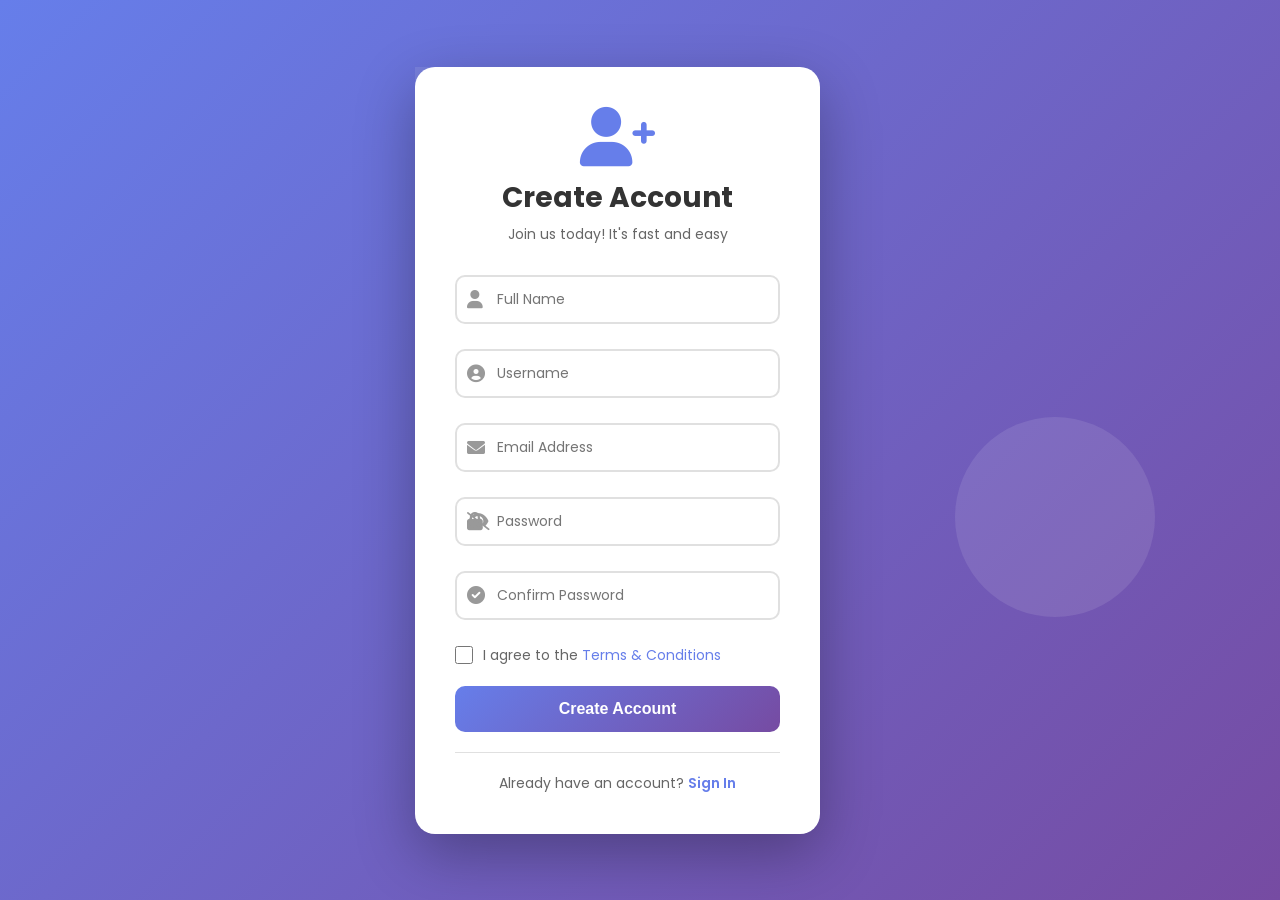
<file: index.html>
<!DOCTYPE html>
<html lang="en">
<head>
    <meta charset="UTF-8">
    <meta name="viewport" content="width=device-width, initial-scale=1.0">
    <title>Create Account | Modern Registration System</title>
    <link rel="stylesheet" href="style.css">
    <link href="https://fonts.googleapis.com/css2?family=Poppins:wght@300;400;500;600;700&display=swap" rel="stylesheet">
    <link rel="stylesheet" href="https://cdnjs.cloudflare.com/ajax/libs/font-awesome/6.0.0/css/all.min.css">
</head>
<body>
    <div class="container">
        <div class="background-animation">
            <div class="circle"></div>
            <div class="circle"></div>
            <div class="circle"></div>
        </div>
        
        <div class="registration-card">
            <div class="card-header">
                <i class="fas fa-user-plus icon-animate"></i>
                <h1>Create Account</h1>
                <p>Join us today! It's fast and easy</p>
            </div>
            
            <form id="registrationForm">
                <div class="input-group">
                    <i class="fas fa-user"></i>
                    <input type="text" id="fullName" placeholder="Full Name" required>
                    <div class="input-border"></div>
                </div>
                
                <div class="input-group">
                    <i class="fas fa-user-circle"></i>
                    <input type="text" id="username" placeholder="Username" required>
                    <div class="input-border"></div>
                </div>
                
                <div class="input-group">
                    <i class="fas fa-envelope"></i>
                    <input type="email" id="email" placeholder="Email Address" required>
                    <div class="input-border"></div>
                </div>
                
                <div class="input-group">
                    <i class="fas fa-lock"></i>
                    <input type="password" id="password" placeholder="Password" required>
                    <i class="fas fa-eye-slash toggle-password" id="togglePassword"></i>
                    <div class="input-border"></div>
                </div>
                
                <div class="input-group">
                    <i class="fas fa-check-circle"></i>
                    <input type="password" id="confirmPassword" placeholder="Confirm Password" required>
                    <div class="input-border"></div>
                </div>
                
                <div class="terms">
                    <input type="checkbox" id="terms" required>
                    <label for="terms">I agree to the <a href="#">Terms & Conditions</a></label>
                </div>
                
                <button type="submit" class="submit-btn" id="submitBtn">
                    <span class="btn-text">Create Account</span>
                    <div class="btn-loader" style="display: none;">
                        <div class="loader"></div>
                    </div>
                </button>
            </form>
            
            <div class="login-link">
                <p>Already have an account? <a href="#">Sign In</a></p>
            </div>
        </div>
    </div>
    
    <div id="toast" class="toast">
        <div class="toast-content">
            <i class="fas fa-check-circle"></i>
            <span id="toastMessage"></span>
        </div>
    </div>
    
    <script src="script.js"></script>
</body>
</html>
</file>
<file: style.css>
* {
    margin: 0;
    padding: 0;
    box-sizing: border-box;
}

body {
    font-family: 'Poppins', sans-serif;
    background: linear-gradient(135deg, #667eea 0%, #764ba2 100%);
    min-height: 100vh;
    display: flex;
    justify-content: center;
    align-items: center;
    overflow-x: hidden;
    position: relative;
}

/* Background Animation */
.background-animation {
    position: fixed;
    width: 100%;
    height: 100%;
    overflow: hidden;
    z-index: 0;
}

.circle {
    position: absolute;
    background: rgba(255, 255, 255, 0.1);
    border-radius: 50%;
    animation: float 20s infinite;
}

.circle:nth-child(1) {
    width: 300px;
    height: 300px;
    top: -150px;
    left: -150px;
    animation-delay: 0s;
}

.circle:nth-child(2) {
    width: 400px;
    height: 400px;
    bottom: -200px;
    right: -200px;
    animation-delay: 5s;
    animation-duration: 25s;
}

.circle:nth-child(3) {
    width: 200px;
    height: 200px;
    top: 50%;
    left: 50%;
    transform: translate(-50%, -50%);
    animation-delay: 10s;
    animation-duration: 30s;
}

@keyframes float {
    0%, 100% {
        transform: translateY(0) rotate(0deg);
    }
    50% {
        transform: translateY(-30px) rotate(180deg);
    }
}

/* Registration Card */
.registration-card {
    background: white;
    border-radius: 20px;
    box-shadow: 0 20px 60px rgba(0, 0, 0, 0.3);
    width: 450px;
    max-width: 90%;
    padding: 40px;
    position: relative;
    z-index: 1;
    animation: slideIn 0.6s ease-out;
    transform-origin: center;
}

@keyframes slideIn {
    from {
        opacity: 0;
        transform: translateY(-50px) scale(0.9);
    }
    to {
        opacity: 1;
        transform: translateY(0) scale(1);
    }
}

.card-header {
    text-align: center;
    margin-bottom: 30px;
}

.icon-animate {
    font-size: 60px;
    color: #667eea;
    animation: bounce 2s infinite;
}

@keyframes bounce {
    0%, 100% {
        transform: translateY(0);
    }
    50% {
        transform: translateY(-10px);
    }
}

.card-header h1 {
    color: #333;
    font-size: 28px;
    margin-top: 10px;
}

.card-header p {
    color: #666;
    font-size: 14px;
    margin-top: 5px;
}

/* Input Groups */
.input-group {
    position: relative;
    margin-bottom: 25px;
}

.input-group i {
    position: absolute;
    left: 12px;
    top: 50%;
    transform: translateY(-50%);
    color: #999;
    transition: all 0.3s ease;
    font-size: 18px;
    z-index: 1;
}

.input-group input {
    width: 100%;
    padding: 12px 12px 12px 40px;
    border: 2px solid #e0e0e0;
    border-radius: 10px;
    font-size: 14px;
    font-family: 'Poppins', sans-serif;
    transition: all 0.3s ease;
    background: white;
}

.input-group input:focus {
    outline: none;
    border-color: #667eea;
    box-shadow: 0 0 0 3px rgba(102, 126, 234, 0.1);
}

.input-group input:focus + i {
    color: #667eea;
}

.input-border {
    position: absolute;
    bottom: 0;
    left: 50%;
    width: 0;
    height: 2px;
    background: linear-gradient(90deg, #667eea, #764ba2);
    transition: all 0.3s ease;
}

.input-group input:focus ~ .input-border {
    width: 100%;
    left: 0;
}

.toggle-password {
    position: absolute;
    right: 12px;
    top: 50%;
    transform: translateY(-50%);
    cursor: pointer;
    color: #999;
    z-index: 2;
}

/* Terms */
.terms {
    margin: 20px 0;
    display: flex;
    align-items: center;
    gap: 10px;
}

.terms input[type="checkbox"] {
    width: 18px;
    height: 18px;
    cursor: pointer;
    accent-color: #667eea;
}

.terms label {
    color: #666;
    font-size: 14px;
}

.terms a {
    color: #667eea;
    text-decoration: none;
}

.terms a:hover {
    text-decoration: underline;
}

/* Submit Button */
.submit-btn {
    width: 100%;
    padding: 14px;
    background: linear-gradient(135deg, #667eea 0%, #764ba2 100%);
    color: white;
    border: none;
    border-radius: 10px;
    font-size: 16px;
    font-weight: 600;
    cursor: pointer;
    position: relative;
    overflow: hidden;
    transition: all 0.3s ease;
}

.submit-btn:hover {
    transform: translateY(-2px);
    box-shadow: 0 10px 20px rgba(102, 126, 234, 0.3);
}

.submit-btn:active {
    transform: translateY(0);
}

.submit-btn .btn-loader {
    position: absolute;
    top: 50%;
    left: 50%;
    transform: translate(-50%, -50%);
}

.loader {
    width: 20px;
    height: 20px;
    border: 3px solid white;
    border-top-color: transparent;
    border-radius: 50%;
    animation: spin 0.6s linear infinite;
}

@keyframes spin {
    to {
        transform: rotate(360deg);
    }
}

/* Toast Notification */
.toast {
    position: fixed;
    bottom: 30px;
    right: 30px;
    background: white;
    border-radius: 10px;
    box-shadow: 0 5px 20px rgba(0, 0, 0, 0.2);
    padding: 15px 25px;
    transform: translateX(400px);
    transition: transform 0.3s ease;
    z-index: 1000;
}

.toast.show {
    transform: translateX(0);
    animation: slideInRight 0.3s ease;
}

@keyframes slideInRight {
    from {
        transform: translateX(400px);
    }
    to {
        transform: translateX(0);
    }
}

.toast-content {
    display: flex;
    align-items: center;
    gap: 10px;
}

.toast-content i {
    font-size: 20px;
}

.toast.success .toast-content i {
    color: #4caf50;
}

.toast.error .toast-content i {
    color: #f44336;
}

/* Login Link */
.login-link {
    text-align: center;
    margin-top: 20px;
    padding-top: 20px;
    border-top: 1px solid #e0e0e0;
}

.login-link p {
    color: #666;
    font-size: 14px;
}

.login-link a {
    color: #667eea;
    text-decoration: none;
    font-weight: 600;
}

.login-link a:hover {
    text-decoration: underline;
}

/* Button Click Animation */
@keyframes ripple {
    0% {
        transform: scale(0);
        opacity: 0.5;
    }
    100% {
        transform: scale(4);
        opacity: 0;
    }
}

.ripple-effect {
    position: absolute;
    border-radius: 50%;
    background-color: rgba(255, 255, 255, 0.7);
    transform: scale(0);
    animation: ripple 0.6s linear;
    pointer-events: none;
}

/* Responsive */
@media (max-width: 768px) {
    .registration-card {
        padding: 30px 20px;
    }
    
    .card-header h1 {
        font-size: 24px;
    }
}
</file>
<file: account-creation-system/frontend/style.css>
* {
    margin: 0;
    padding: 0;
    box-sizing: border-box;
}

body {
    font-family: 'Poppins', sans-serif;
    background: linear-gradient(135deg, #667eea 0%, #764ba2 100%);
    min-height: 100vh;
    display: flex;
    justify-content: center;
    align-items: center;
    overflow-x: hidden;
    position: relative;
}

/* Background Animation */
.background-animation {
    position: fixed;
    width: 100%;
    height: 100%;
    overflow: hidden;
    z-index: 0;
}

.circle {
    position: absolute;
    background: rgba(255, 255, 255, 0.1);
    border-radius: 50%;
    animation: float 20s infinite;
}

.circle:nth-child(1) {
    width: 300px;
    height: 300px;
    top: -150px;
    left: -150px;
    animation-delay: 0s;
}

.circle:nth-child(2) {
    width: 400px;
    height: 400px;
    bottom: -200px;
    right: -200px;
    animation-delay: 5s;
    animation-duration: 25s;
}

.circle:nth-child(3) {
    width: 200px;
    height: 200px;
    top: 50%;
    left: 50%;
    transform: translate(-50%, -50%);
    animation-delay: 10s;
    animation-duration: 30s;
}

@keyframes float {
    0%, 100% {
        transform: translateY(0) rotate(0deg);
    }
    50% {
        transform: translateY(-30px) rotate(180deg);
    }
}

/* Registration Card */
.registration-card {
    background: white;
    border-radius: 20px;
    box-shadow: 0 20px 60px rgba(0, 0, 0, 0.3);
    width: 450px;
    max-width: 90%;
    padding: 40px;
    position: relative;
    z-index: 1;
    animation: slideIn 0.6s ease-out;
    transform-origin: center;
}

@keyframes slideIn {
    from {
        opacity: 0;
        transform: translateY(-50px) scale(0.9);
    }
    to {
        opacity: 1;
        transform: translateY(0) scale(1);
    }
}

.card-header {
    text-align: center;
    margin-bottom: 30px;
}

.icon-animate {
    font-size: 60px;
    color: #667eea;
    animation: bounce 2s infinite;
}

@keyframes bounce {
    0%, 100% {
        transform: translateY(0);
    }
    50% {
        transform: translateY(-10px);
    }
}

.card-header h1 {
    color: #333;
    font-size: 28px;
    margin-top: 10px;
}

.card-header p {
    color: #666;
    font-size: 14px;
    margin-top: 5px;
}

/* Input Groups */
.input-group {
    position: relative;
    margin-bottom: 25px;
}

.input-group i {
    position: absolute;
    left: 12px;
    top: 50%;
    transform: translateY(-50%);
    color: #999;
    transition: all 0.3s ease;
    font-size: 18px;
    z-index: 1;
}

.input-group input {
    width: 100%;
    padding: 12px 12px 12px 40px;
    border: 2px solid #e0e0e0;
    border-radius: 10px;
    font-size: 14px;
    font-family: 'Poppins', sans-serif;
    transition: all 0.3s ease;
    background: white;
}

.input-group input:focus {
    outline: none;
    border-color: #667eea;
    box-shadow: 0 0 0 3px rgba(102, 126, 234, 0.1);
}

.input-group input:focus + i {
    color: #667eea;
}

.input-border {
    position: absolute;
    bottom: 0;
    left: 50%;
    width: 0;
    height: 2px;
    background: linear-gradient(90deg, #667eea, #764ba2);
    transition: all 0.3s ease;
}

.input-group input:focus ~ .input-border {
    width: 100%;
    left: 0;
}

.toggle-password {
    position: absolute;
    right: 12px;
    top: 50%;
    transform: translateY(-50%);
    cursor: pointer;
    color: #999;
    z-index: 2;
}

/* Terms */
.terms {
    margin: 20px 0;
    display: flex;
    align-items: center;
    gap: 10px;
}

.terms input[type="checkbox"] {
    width: 18px;
    height: 18px;
    cursor: pointer;
    accent-color: #667eea;
}

.terms label {
    color: #666;
    font-size: 14px;
}

.terms a {
    color: #667eea;
    text-decoration: none;
}

.terms a:hover {
    text-decoration: underline;
}

/* Submit Button */
.submit-btn {
    width: 100%;
    padding: 14px;
    background: linear-gradient(135deg, #667eea 0%, #764ba2 100%);
    color: white;
    border: none;
    border-radius: 10px;
    font-size: 16px;
    font-weight: 600;
    cursor: pointer;
    position: relative;
    overflow: hidden;
    transition: all 0.3s ease;
}

.submit-btn:hover {
    transform: translateY(-2px);
    box-shadow: 0 10px 20px rgba(102, 126, 234, 0.3);
}

.submit-btn:active {
    transform: translateY(0);
}

.submit-btn .btn-loader {
    position: absolute;
    top: 50%;
    left: 50%;
    transform: translate(-50%, -50%);
}

.loader {
    width: 20px;
    height: 20px;
    border: 3px solid white;
    border-top-color: transparent;
    border-radius: 50%;
    animation: spin 0.6s linear infinite;
}

@keyframes spin {
    to {
        transform: rotate(360deg);
    }
}

/* Toast Notification */
.toast {
    position: fixed;
    bottom: 30px;
    right: 30px;
    background: white;
    border-radius: 10px;
    box-shadow: 0 5px 20px rgba(0, 0, 0, 0.2);
    padding: 15px 25px;
    transform: translateX(400px);
    transition: transform 0.3s ease;
    z-index: 1000;
}

.toast.show {
    transform: translateX(0);
    animation: slideInRight 0.3s ease;
}

@keyframes slideInRight {
    from {
        transform: translateX(400px);
    }
    to {
        transform: translateX(0);
    }
}

.toast-content {
    display: flex;
    align-items: center;
    gap: 10px;
}

.toast-content i {
    font-size: 20px;
}

.toast.success .toast-content i {
    color: #4caf50;
}

.toast.error .toast-content i {
    color: #f44336;
}

/* Login Link */
.login-link {
    text-align: center;
    margin-top: 20px;
    padding-top: 20px;
    border-top: 1px solid #e0e0e0;
}

.login-link p {
    color: #666;
    font-size: 14px;
}

.login-link a {
    color: #667eea;
    text-decoration: none;
    font-weight: 600;
}

.login-link a:hover {
    text-decoration: underline;
}

/* Button Click Animation */
@keyframes ripple {
    0% {
        transform: scale(0);
        opacity: 0.5;
    }
    100% {
        transform: scale(4);
        opacity: 0;
    }
}

.ripple-effect {
    position: absolute;
    border-radius: 50%;
    background-color: rgba(255, 255, 255, 0.7);
    transform: scale(0);
    animation: ripple 0.6s linear;
    pointer-events: none;
}

/* Responsive */
@media (max-width: 768px) {
    .registration-card {
        padding: 30px 20px;
    }
    
    .card-header h1 {
        font-size: 24px;
    }
}
</file>
